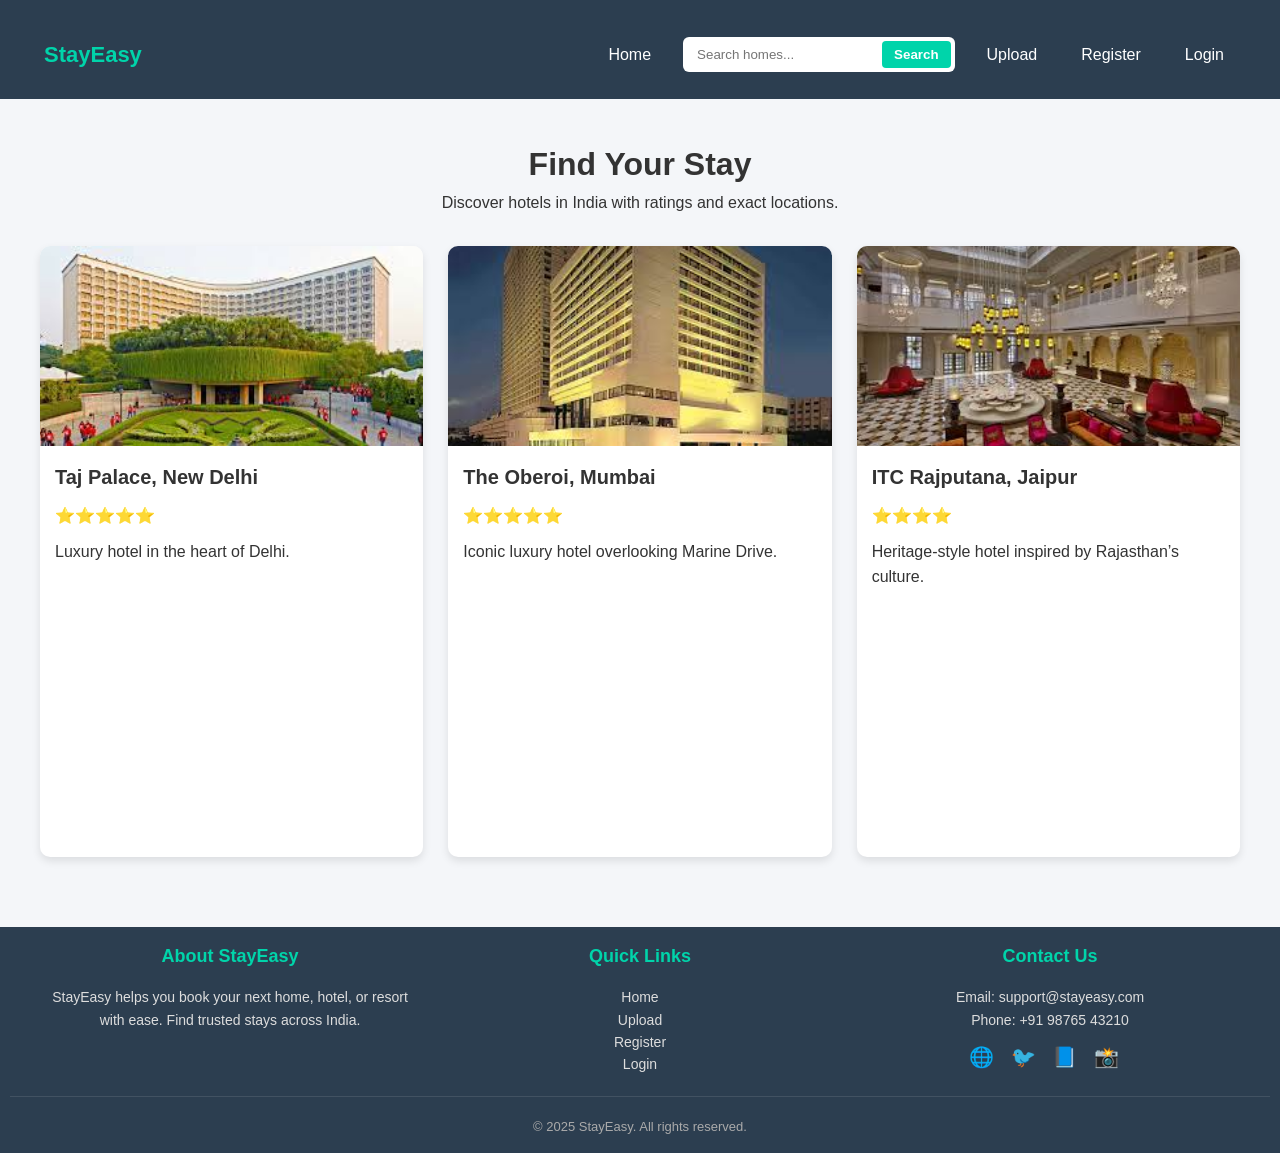
<file: index.html>
<!DOCTYPE html>
<html lang="en">
<head>
    <meta charset="UTF-8">
    <meta name="viewport" content="width=device-width, initial-scale=1.0">
    <title>StayEasy – Book Your Next Home</title>
    <link rel="stylesheet" href="main.css">
    <link rel="stylesheet" href="style.css">
    <link rel="icon" type="image/x-icon" href="3d-house.png">
</head>
<body>
    <!-- Header with Navbar -->
    <header>
        <nav>
            <div class="logo">StayEasy</div>
            <ul>
                <li><a href="#">Home</a></li>
                <li>
                    <!-- Search Box inside Div -->
                    <div class="search-container">
                        <input type="text" placeholder="Search homes...">
                        <button type="submit">Search</button>
                    </div>
                </li>
                <li><a href="upload.html">Upload</a></li>
                <li><a href="register.html">Register</a></li>
                <li><a href="login.html">Login</a></li>
            </ul>
        </nav>
    </header>
    <!-- Page Content -->
    <main>
        <h1>Find Your Stay</h1>
        <p>Discover hotels in India with ratings and exact locations.</p>
    
        <div class="hotel-grid">
            <!-- Hotel 1 -->
            <div class="hotel-box">
                <img src="download.jpeg"
                    alt="Taj Palace Delhi">
                <div class="hotel-info">
                    <h3>Taj Palace, New Delhi</h3>
                    <div class="rating">⭐⭐⭐⭐⭐</div>
                    <p>Luxury hotel in the heart of Delhi.</p>
                </div>
                <iframe
                    src="https://www.google.com/maps/embed?pb=!1m18!1m12!1m3!1d224343.73372624774!2d77.2089851!3d28.6139391!2m3!1f0!2f0!3f0!3m2!1i1024!2i768!4f13.1!3m3!1m2!1s0x390d1d5d441be57b%3A0xc9152f7b5a8be5a6!2sTaj%20Palace%2C%20New%20Delhi!5e0!3m2!1sen!2sin!4v1692201259248!5m2!1sen!2sin"></iframe>
            </div>
    
            <!-- Hotel 2 -->
            <div class="hotel-box">
                <img src="download (1).jpeg"
                    alt="The Oberoi Mumbai">
                <div class="hotel-info">
                    <h3>The Oberoi, Mumbai</h3>
                    <div class="rating">⭐⭐⭐⭐⭐</div>
                    <p>Iconic luxury hotel overlooking Marine Drive.</p>
                </div>
                <iframe
                    src="https://www.google.com/maps/embed?pb=!1m18!1m12!1m3!1d3771.3189832807816!2d72.82357077473958!3d18.933872982246957!2m3!1f0!2f0!3f0!3m2!1i1024!2i768!4f13.1!3m3!1m2!1s0x3be7ce1f3122e1b9%3A0x9f293a8be6a5c9b4!2sThe%20Oberoi%2C%20Mumbai!5e0!3m2!1sen!2sin!4v1692201452290!5m2!1sen!2sin"></iframe>
            </div>
    
            <!-- Hotel 3 -->
            <div class="hotel-box">
                <img src="download (2).jpeg"
                    alt="ITC Rajputana Jaipur">
                <div class="hotel-info">
                    <h3>ITC Rajputana, Jaipur</h3>
                    <div class="rating">⭐⭐⭐⭐</div>
                    <p>Heritage-style hotel inspired by Rajasthan’s culture.</p>
                </div>
                <iframe
                    src="https://www.google.com/maps/embed?pb=!1m18!1m12!1m3!1d3559.95840864222!2d75.77845217456002!3d26.912433776646038!2m3!1f0!2f0!3f0!3m2!1i1024!2i768!4f13.1!3m3!1m2!1s0x396db5d6a3f1c4a9%3A0x9b2dfc0df2f03ed6!2sITC%20Rajputana%2C%20a%20Luxury%20Collection%20Hotel%2C%20Jaipur!5e0!3m2!1sen!2sin!4v1692201533389!5m2!1sen!2sin"></iframe>
            </div>
        </div>
    </main>
    <!-- Footer -->
    <footer>
        <div class="footer-container">
            <div>
                <h3>About StayEasy</h3>
                <p>StayEasy helps you book your next home, hotel, or resort with ease. Find trusted stays across India.</p>
            </div>
            <div>
                <h3>Quick Links</h3>
                <p><a href="#">Home</a></p>
                <p><a href="#">Upload</a></p>
                <p><a href="#">Register</a></p>
                <p><a href="#">Login</a></p>
            </div>
            <div>
                <h3>Contact Us</h3>
                <p>Email: support@stayeasy.com</p>
                <p>Phone: +91 98765 43210</p>
                <div class="social-icons">
                    <a href="#">🌐</a>
                    <a href="#">🐦</a>
                    <a href="#">📘</a>
                    <a href="#">📸</a>
                </div>
            </div>
        </div>
        <div class="footer-bottom">
            © 2025 StayEasy. All rights reserved.
        </div>
    </footer>
</body>
</html>
</file>
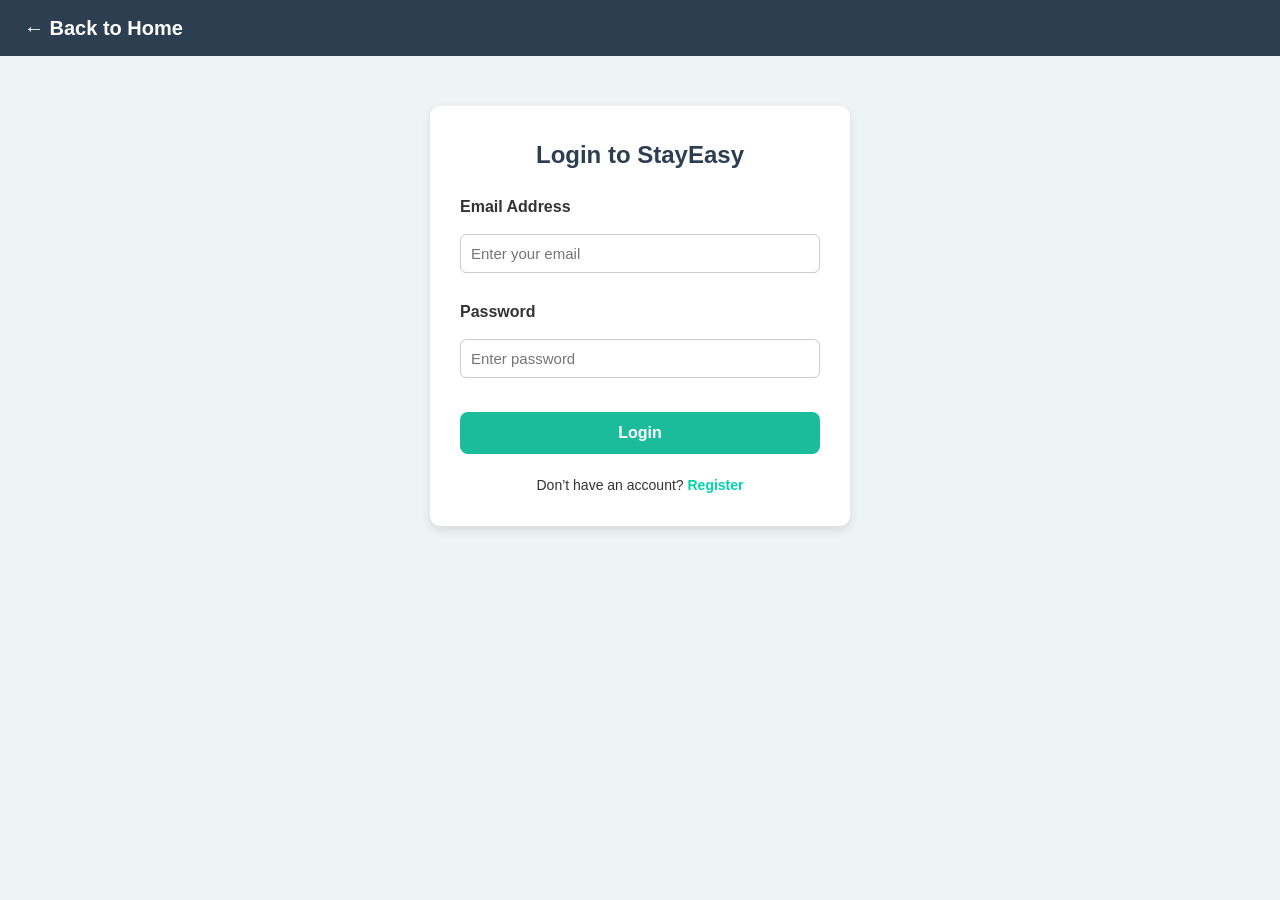
<file: login.html>
<!DOCTYPE html>
<html lang="en">

<head>
    <meta charset="UTF-8">
    <meta name="viewport" content="width=device-width, initial-scale=1.0">
    <title>Login – StayEasy</title>
    <link rel="stylesheet" href="style.css">
    <style>
        body {
            margin: 0;
            font-family: Arial, sans-serif;
            background: #eef3f6;
        }

        header {
            background: #2c3e50;
            padding: 12px 24px;
        }

        header a {
            color: white;
            text-decoration: none;
            font-weight: bold;
            font-size: 20px;
        }

        .form-container {
            max-width: 420px;
            margin: 50px auto;
            background: white;
            padding: 30px;
            border-radius: 10px;
            box-shadow: 0 4px 10px rgba(0, 0, 0, 0.1);
        }

        .form-container h2 {
            text-align: center;
            margin-bottom: 20px;
            color: #2c3e50;
        }

        .form-group {
            margin-bottom: 18px;
        }

        .form-group label {
            display: block;
            font-weight: bold;
            margin-bottom: 6px;
            color: #333;
        }

        .form-group input {
            width: 100%;
            padding: 10px;
            border-radius: 6px;
            border: 1px solid #ccc;
            font-size: 15px;
        }

        .form-group input:focus {
            border-color: #00d4aa;
            outline: none;
        }

        .btn {
            width: 100%;
            padding: 12px;
            border: none;
            background: #00d4aa;
            color: white;
            font-size: 16px;
            font-weight: bold;
            border-radius: 6px;
            cursor: pointer;
            transition: background 0.3s;
        }

        .btn:hover {
            background: #01b692;
        }

        .register-link {
            text-align: center;
            margin-top: 12px;
            font-size: 14px;
        }

        .register-link a {
            color: #00d4aa;
            text-decoration: none;
            font-weight: bold;
        }
    </style>
</head>

<body>
    <!-- Header -->
    <header>
        <a href="home.html">← Back to Home</a>
    </header>

    <!-- Login Form -->
    <div class="form-container">
        <h2>Login to StayEasy</h2>
        <form>
            <div class="form-group">
                <label for="email">Email Address</label>
                <input type="email" id="email" name="email" placeholder="Enter your email" required>
            </div>
            <div class="form-group">
                <label for="password">Password</label>
                <input type="password" id="password" name="password" placeholder="Enter password" required>
            </div>
            <button type="submit" class="btn">Login</button>
        </form>
        <div class="register-link">
            Don’t have an account? <a href="register.html">Register</a>
        </div>
    </div>
</body>

</html>
</file>
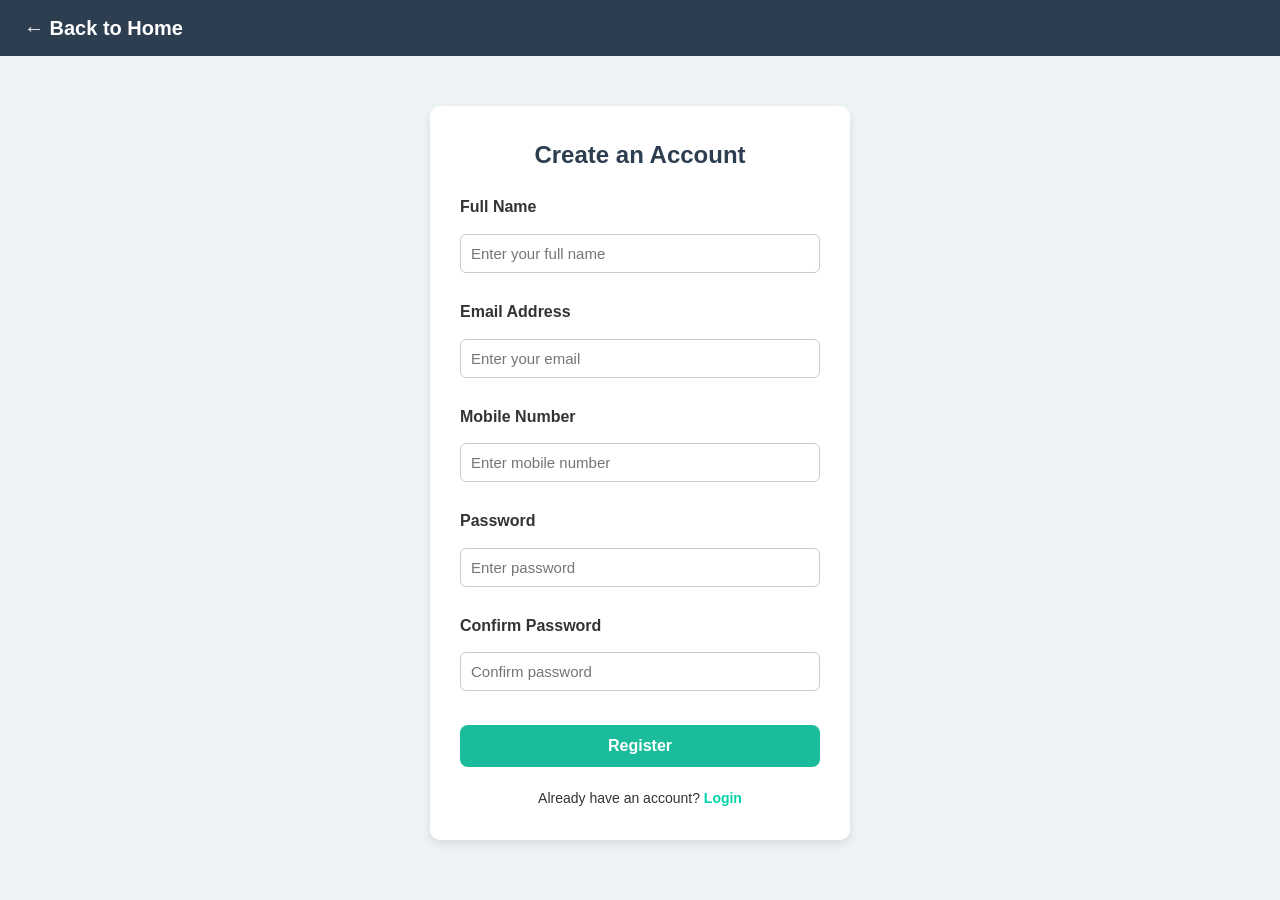
<file: register.html>
<!DOCTYPE html>
<html lang="en">

<head>
    <meta charset="UTF-8">
    <meta name="viewport" content="width=device-width, initial-scale=1.0">
    <title>Register – StayEasy</title>
    <link rel="stylesheet" href="style.css">
    <style>
        body {
            margin: 0;
            font-family: Arial, sans-serif;
            background: #eef3f6;
        }

        header {
            background: #2c3e50;
            padding: 12px 24px;
        }

        header a {
            color: white;
            text-decoration: none;
            font-weight: bold;
            font-size: 20px;
        }

        .form-container {
            max-width: 420px;
            margin: 50px auto;
            background: white;
            padding: 30px;
            border-radius: 10px;
            box-shadow: 0 4px 10px rgba(0, 0, 0, 0.1);
        }

        .form-container h2 {
            text-align: center;
            margin-bottom: 20px;
            color: #2c3e50;
        }

        .form-group {
            margin-bottom: 18px;
        }

        .form-group label {
            display: block;
            font-weight: bold;
            margin-bottom: 6px;
            color: #333;
        }

        .form-group input {
            width: 100%;
            padding: 10px;
            border-radius: 6px;
            border: 1px solid #ccc;
            font-size: 15px;
        }

        .form-group input:focus {
            border-color: #00d4aa;
            outline: none;
        }

        .btn {
            width: 100%;
            padding: 12px;
            border: none;
            background: #00d4aa;
            color: white;
            font-size: 16px;
            font-weight: bold;
            border-radius: 6px;
            cursor: pointer;
            transition: background 0.3s;
        }

        .btn:hover {
            background: #01b692;
        }

        .login-link {
            text-align: center;
            margin-top: 12px;
            font-size: 14px;
        }

        .login-link a {
            color: #00d4aa;
            text-decoration: none;
            font-weight: bold;
        }
    </style>
</head>

<body>
    <!-- Header -->
    <header>
        <a href="home.html">← Back to Home</a>
    </header>

    <!-- Register Form -->
    <div class="form-container">
        <h2>Create an Account</h2>
        <form>
            <div class="form-group">
                <label for="fullname">Full Name</label>
                <input type="text" id="fullname" name="fullname" placeholder="Enter your full name" required>
            </div>
            <div class="form-group">
                <label for="email">Email Address</label>
                <input type="email" id="email" name="email" placeholder="Enter your email" required>
            </div>
            <div class="form-group">
                <label for="mobile">Mobile Number</label>
                <input type="tel" id="mobile" name="mobile" placeholder="Enter mobile number" required>
            </div>
            <div class="form-group">
                <label for="password">Password</label>
                <input type="password" id="password" name="password" placeholder="Enter password" required>
            </div>
            <div class="form-group">
                <label for="confirmpassword">Confirm Password</label>
                <input type="password" id="confirmpassword" name="confirmpassword" placeholder="Confirm password"
                    required>
            </div>
            <button type="submit" class="btn">Register</button>
        </form>
        <div class="login-link">
            Already have an account? <a href="login.html">Login</a>
        </div>
    </div>
</body>

</html>
</file>
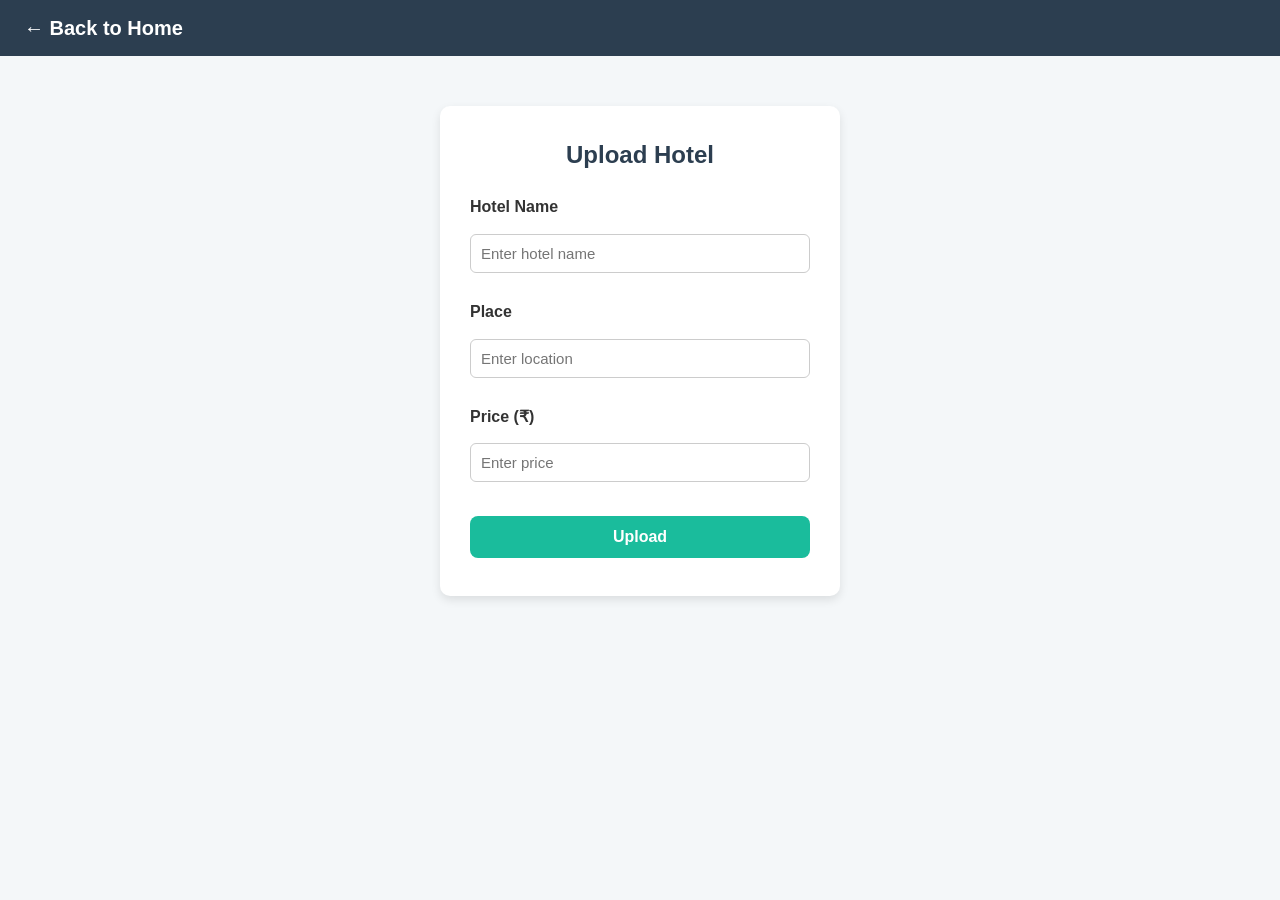
<file: upload.html>
<!DOCTYPE html>
<html lang="en">

<head>
    <meta charset="UTF-8">
    <meta name="viewport" content="width=device-width, initial-scale=1.0">
    <title>Upload Hotel – StayEasy</title>
    <link rel="stylesheet" href="style.css">
    <style>
        body {
            margin: 0;
            font-family: Arial, sans-serif;
            background: #f4f7f9;
        }

        header {
            background: #2c3e50;
            padding: 12px 24px;
        }

        header a {
            color: white;
            text-decoration: none;
            font-weight: bold;
            font-size: 20px;
        }

        .form-container {
            max-width: 400px;
            margin: 50px auto;
            background: white;
            padding: 30px;
            border-radius: 10px;
            box-shadow: 0 4px 10px rgba(0, 0, 0, 0.1);
        }

        .form-container h2 {
            text-align: center;
            margin-bottom: 20px;
            color: #2c3e50;
        }

        .form-group {
            margin-bottom: 18px;
        }

        .form-group label {
            display: block;
            font-weight: bold;
            margin-bottom: 6px;
            color: #333;
        }

        .form-group input {
            width: 100%;
            padding: 10px;
            border-radius: 6px;
            border: 1px solid #ccc;
            font-size: 15px;
        }

        .form-group input:focus {
            border-color: #00d4aa;
            outline: none;
        }

        .btn {
            width: 100%;
            padding: 12px;
            border: none;
            background: #00d4aa;
            color: white;
            font-size: 16px;
            font-weight: bold;
            border-radius: 6px;
            cursor: pointer;
            transition: background 0.3s;
        }

        .btn:hover {
            background: #01b692;
        }
    </style>
</head>

<body>
    <!-- Header -->
    <header>
        <a href="home.html">← Back to Home</a>
    </header>

    <!-- Upload Form -->
    <div class="form-container">
        <h2>Upload Hotel</h2>
        <form>
            <div class="form-group">
                <label for="name">Hotel Name</label>
                <input type="text" id="name" name="name" placeholder="Enter hotel name" required>
            </div>
            <div class="form-group">
                <label for="place">Place</label>
                <input type="text" id="place" name="place" placeholder="Enter location" required>
            </div>
            <div class="form-group">
                <label for="price">Price (₹)</label>
                <input type="number" id="price" name="price" placeholder="Enter price" required>
            </div>
            <button type="submit" class="btn">Upload</button>
        </form>
    </div>
</body>

</html>
</file>
<file: main.css>
body {
      margin: 0;
      font-family: Arial, sans-serif;
    }
    /* Header / Navbar styling */
    header {
      background: #2c3e50;
      color: white;
    }
    nav {
      display: flex;
      align-items: center;
      justify-content: space-between;
      padding: 12px 24px;
    }
    nav .logo {
      font-size: 22px;
      font-weight: bold;
      color: #00d4aa;
    }
    nav ul {
      list-style: none;
      display: flex;
      margin: 0;
      padding: 0;
      gap: 20px;
      align-items: center;
    }
    nav ul li {
      display: inline;
    }
    nav ul li a {
      text-decoration: none;
      color: white;
      font-weight: 500;
      transition: color 0.3s;
    }
    nav ul li a:hover {
      color: #00d4aa;
    }

    /* Search Box inside Div */
    .search-container {
      display: flex;
      align-items: center;
      background: white;
      padding: 4px;
      border-radius: 6px;
    }
    .search-container input {
      padding: 6px 10px;
      border: none;
      outline: none;
      border-radius: 4px;
    }
    .search-container button {
      margin-left: 6px;
      padding: 6px 12px;
      background: #00d4aa;
      border: none;
      border-radius: 4px;
      color: white;
      cursor: pointer;
      font-weight: bold;
    }
    .search-container button:hover {
      background: #01b692;
    }
     /* Main Content */
    main {
      padding: 40px;
      text-align: center;
    }
    .hotel-grid {
      display: grid;
      grid-template-columns: repeat(auto-fit, minmax(320px, 1fr));
      gap: 25px;
      margin-top: 30px;
    }
    .hotel-box {
      background: white;
      border-radius: 10px;
      box-shadow: 0 4px 8px rgba(0,0,0,0.1);
      overflow: hidden;
      text-align: left;
      padding-bottom: 15px;
    }
    .hotel-box img {
      width: 100%;
      height: 200px;
      object-fit: cover;
      display: block;
    }
    .hotel-info {
      padding: 15px;
    }
    .hotel-info h3 {
      margin: 0 0 8px;
      font-size: 20px;
      color: #333;
    }
    .rating {
      color: #f4c542;
      font-size: 18px;
      margin-bottom: 10px;
    }
    .hotel-box iframe {
      width: 100%;
      height: 220px;
      border: none;
      margin-top: 10px;
    }

     /* Footer Styling */
    footer {
      background: #2c3e50;
      color: #f0f0f0;
      padding: 40px 20px;
      margin-top: 50px;
    }
    .footer-container {
      display: grid;
      grid-template-columns: repeat(auto-fit, minmax(250px, 1fr));
      gap: 30px;
      max-width: 1200px;
      margin: auto;
    }
    .footer-container h3 {
      margin-bottom: 15px;
      font-size: 18px;
      color: #00d4aa;
    }
    .footer-container p,
    .footer-container a {
      font-size: 14px;
      color: #ddd;
      text-decoration: none;
    }
    .footer-container a:hover {
      color: #00d4aa;
    }
    .social-icons {
      margin-top: 10px;
    }
    .social-icons a {
      display: inline-block;
      margin-right: 12px;
      font-size: 20px;
      color: #ddd;
      transition: 0.3s;
    }
    .social-icons a:hover {
      color: #00d4aa;
    }
    .footer-bottom {
      text-align: center;
      padding-top: 20px;
      font-size: 13px;
      color: #aaa;
      border-top: 1px solid rgba(255,255,255,0.1);
      margin-top: 20px;
    }
</file>
<file: style.css>
/* ========== Reset CSS ========== */
* {
  margin: 0;
  padding: 0;
  box-sizing: border-box;
  font-family: Arial, sans-serif;
}

/* ========== Body ========== */
body {
  background: #f4f6f9;
  color: #333;
  line-height: 1.6;
}

/* ========== Header/Navbar ========== */
header {
  background: #2c3e50;
  color: white;
  padding: 15px 20px;
}

header h1 {
  font-size: 24px;
}

nav {
  display: flex;
  flex-wrap: wrap;
  justify-content: space-between;
  align-items: center;
  margin-top: 10px;
}

nav a {
  color: white;
  text-decoration: none;
  margin: 8px 12px;
  font-weight: bold;
  transition: 0.3s;
}

nav a:hover {
  color: #1abc9c;
}

/* ========== Search Box ========== */
.search-box {
  display: flex;
  justify-content: center;
  margin: 15px 0;
}

.search-box input {
  padding: 10px;
  border: 1px solid #ccc;
  border-radius: 6px;
  width: 250px;
  margin-right: 10px;
}

.search-box button {
  padding: 10px 15px;
  background: #1abc9c;
  border: none;
  color: white;
  border-radius: 6px;
  cursor: pointer;
}

.search-box button:hover {
  background: #16a085;
}

/* ========== Hotels Section ========== */
.hotels {
  display: grid;
  grid-template-columns: repeat(auto-fit, minmax(300px, 1fr));
  gap: 20px;
  padding: 20px;
}

.hotel-card {
  background: white;
  border-radius: 10px;
  box-shadow: 0 4px 10px rgba(0,0,0,0.1);
  padding: 15px;
  text-align: center;
}

.hotel-card img {
  width: 100%;
  border-radius: 8px;
  height: 200px;
  object-fit: cover;
}

.rating {
  margin-top: 10px;
  font-size: 16px;
  color: #f39c12;
}

.map {
  margin-top: 10px;
  border-radius: 8px;
  overflow: hidden;
}

/* ========== Forms (Upload, Register, Login) ========== */
.form-container {
  max-width: 450px;
  width: 90%;
  background: white;
  padding: 20px;
  margin: 30px auto;
  border-radius: 12px;
  box-shadow: 0 4px 10px rgba(0,0,0,0.1);
}

.form-container h2 {
  margin-bottom: 20px;
  text-align: center;
  color: #2c3e50;
}

.form-container input,
.form-container button {
  width: 100%;
  padding: 12px;
  margin: 8px 0;
  border-radius: 8px;
  border: 1px solid #ccc;
}

.form-container button {
  background: #1abc9c;
  color: white;
  font-size: 16px;
  cursor: pointer;
  border: none;
}

.form-container button:hover {
  background: #16a085;
}

/* ========== Footer ========== */
footer {
  background: #2c3e50;
  color: white;
  text-align: center;
  padding: 15px 10px;
  margin-top: 30px;
}

/* ========== Responsive Breakpoints ========== */
@media (max-width: 768px) {
  nav {
    flex-direction: column;
    text-align: center;
  }

  nav a {
    display: block;
    margin: 10px 0;
  }

  .search-box {
    flex-direction: column;
  }

  .search-box input {
    width: 100%;
    margin: 5px 0;
  }

  .search-box button {
    width: 100%;
  }
}

@media (max-width: 480px) {
  header h1 {
    font-size: 20px;
    text-align: center;
  }

  .hotel-card img {
    height: 150px;
  }

  .form-container {
    padding: 15px;
  }
}
</file>
